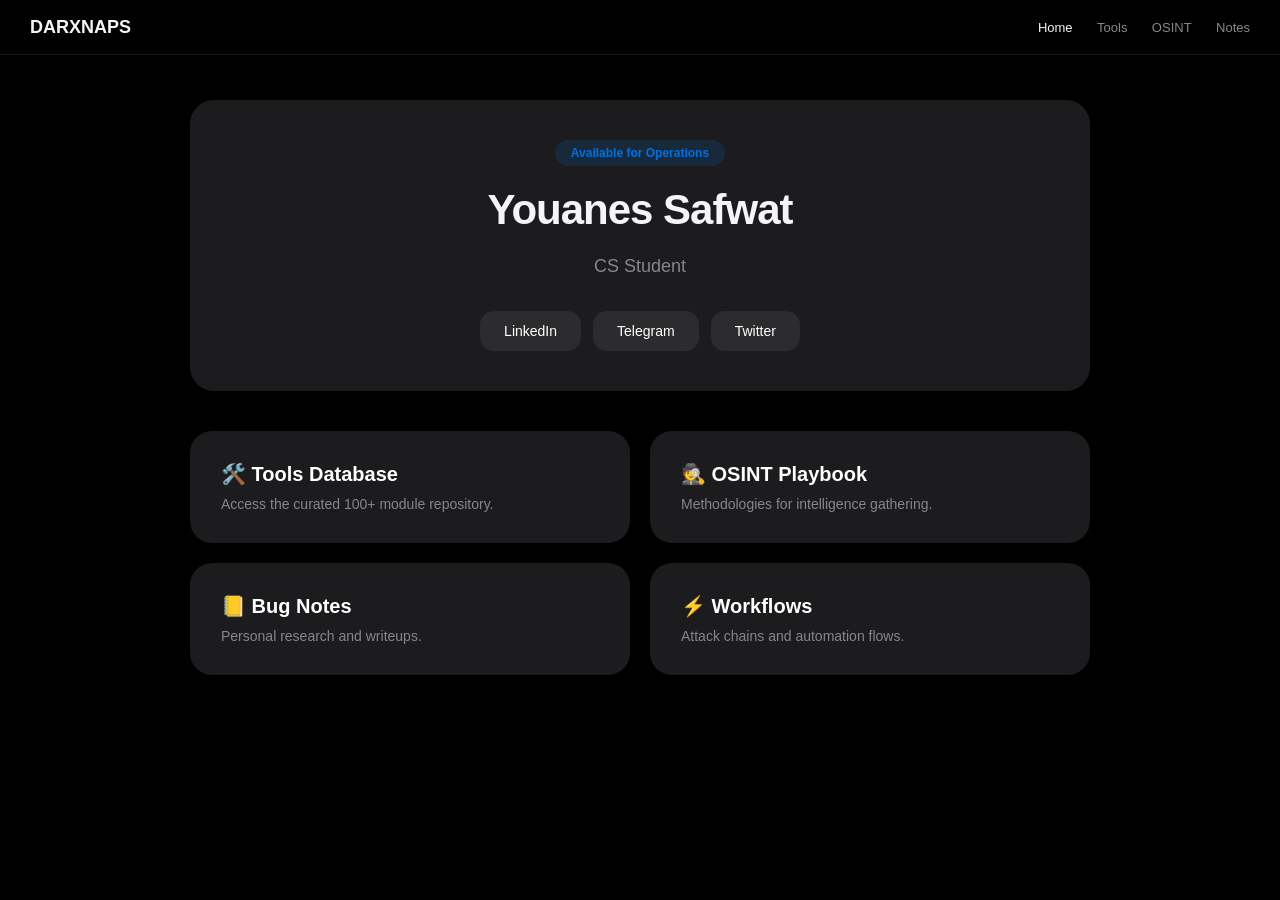
<file: index.html>
<!DOCTYPE html>
<html lang="en">
<head>
    <meta charset="UTF-8">
    <meta name="viewport" content="width=device-width, initial-scale=1.0">
    <title>Youanes Safwat | Dashboard</title>
    <style>
        :root {
            --apple-black: #000000;
            --deep-grey: #121212;
            --card-grey: #1c1c1e;
            --accent-blue: #0071e3;
            --text-silver: #f5f5f7;
            --text-dim: #86868b;
        }

        body {
            background-color: var(--apple-black);
            color: var(--text-silver);
            font-family: -apple-system, BlinkMacSystemFont, "SF Pro Display", "Segoe UI", sans-serif;
            margin: 0; padding-top: 60px;
            overflow-x: hidden;
            display: flex; flex-direction: column; align-items: center;
        }

        /* Apple Blur Navbar */
        .navbar {
            background: rgba(0, 0, 0, 0.7);
            backdrop-filter: saturate(180%) blur(20px);
            border-bottom: 0.5px solid rgba(255, 255, 255, 0.1);
            padding: 0 30px; height: 55px;
            display: flex; justify-content: space-between; align-items: center;
            position: fixed; top: 0; width: 100%; box-sizing: border-box; z-index: 9999;
        }

        .navbar b { font-size: 18px; font-weight: 600; }
        .nav-links a { margin-left: 20px; color: var(--text-dim); text-decoration: none; font-size: 13px; transition: 0.3s; }
        .nav-links a:hover, .nav-links a.active { color: var(--text-silver); }

        .container { width: 100%; max-width: 900px; padding: 40px 20px; }

        /* Profile Header (Chat Style) */
        .profile-card {
            background: var(--card-grey);
            border-radius: 24px; padding: 40px;
            text-align: center; margin-bottom: 40px;
            animation: slideIn 0.8s cubic-bezier(0.2, 0.8, 0.2, 1);
        }

        .status-badge {
            background: rgba(0, 113, 227, 0.15);
            color: var(--accent-blue);
            padding: 6px 16px; border-radius: 20px;
            font-size: 12px; font-weight: 600; display: inline-block; margin-bottom: 20px;
        }

        h1 { font-size: 42px; font-weight: 700; margin: 0 0 10px 0; letter-spacing: -1px; }
        .bio { color: var(--text-dim); font-size: 18px; line-height: 1.6; margin-bottom: 30px; }

        /* Links (Apple Action Buttons) */
        .links-group { display: flex; gap: 12px; justify-content: center; flex-wrap: wrap; }
        .action-btn {
            background: #2c2c2e; color: white;
            padding: 12px 24px; border-radius: 14px;
            text-decoration: none; font-size: 14px; font-weight: 500;
            transition: all 0.3s cubic-bezier(0.25, 0.1, 0.25, 1);
        }
        .action-btn:hover { background: var(--text-silver); color: black; transform: scale(0.96); }

        /* Navigation Grid */
        .grid { display: grid; grid-template-columns: 1fr 1fr; gap: 20px; margin-top: 20px; }
        .nav-card {
            background: var(--card-grey); border-radius: 22px; padding: 30px;
            text-decoration: none; color: white;
            transition: all 0.4s cubic-bezier(0.23, 1, 0.32, 1);
            border: 1px solid transparent;
        }
        .nav-card:hover { transform: translateY(-8px); border-color: rgba(255,255,255,0.1); background: #2c2c2e; }
        .nav-card h3 { margin: 0 0 10px 0; font-size: 20px; }
        .nav-card p { margin: 0; color: var(--text-dim); font-size: 14px; }

        @keyframes slideIn {
            from { opacity: 0; transform: translateY(30px); }
            to { opacity: 1; transform: translateY(0); }
        }

        @media (max-width: 600px) { .grid { grid-template-columns: 1fr; } h1 { font-size: 32px; } }
    </style>
</head>
<body>

<div class="navbar">
    <b>DARXNAPS</b>
    <div class="nav-links">
        <a href="index.html" class="active">Home</a>
        <a href="tools.html">Tools</a>
        <a href="osint.html">OSINT</a>
        <a href="notes.html">Notes</a>
    </div>
</div>

<div class="container">
    <div class="profile-card">
        <div class="status-badge">Available for Operations</div>
        <h1>Youanes Safwat</h1>
        <p class="bio">
            CS Student
        </p>
        
        <div class="links-group">
            <a href="https://linkedin.com/in/youanessafwat" class="action-btn">LinkedIn</a>
            <a href="https://t.me/Youanesssafwat" class="action-btn">Telegram</a>
            <a href="https://twitter.com/YouanessZaki" class="action-btn">Twitter</a>
        </div>
    </div>

    <div class="grid">
        <a href="tools.html" class="nav-card">
            <h3>🛠️ Tools Database</h3>
            <p>Access the curated 100+ module repository.</p>
        </a>
        <a href="osint.html" class="nav-card">
            <h3>🕵️ OSINT Playbook</h3>
            <p>Methodologies for intelligence gathering.</p>
        </a>
        <a href="notes.html" class="nav-card">
            <h3>📒 Bug Notes</h3>
            <p>Personal research and writeups.</p>
        </a>
        <a href="workflows.html" class="nav-card">
            <h3>⚡ Workflows</h3>
            <p>Attack chains and automation flows.</p>
        </a>
    </div>
</div>

</body>
</html>
</file>
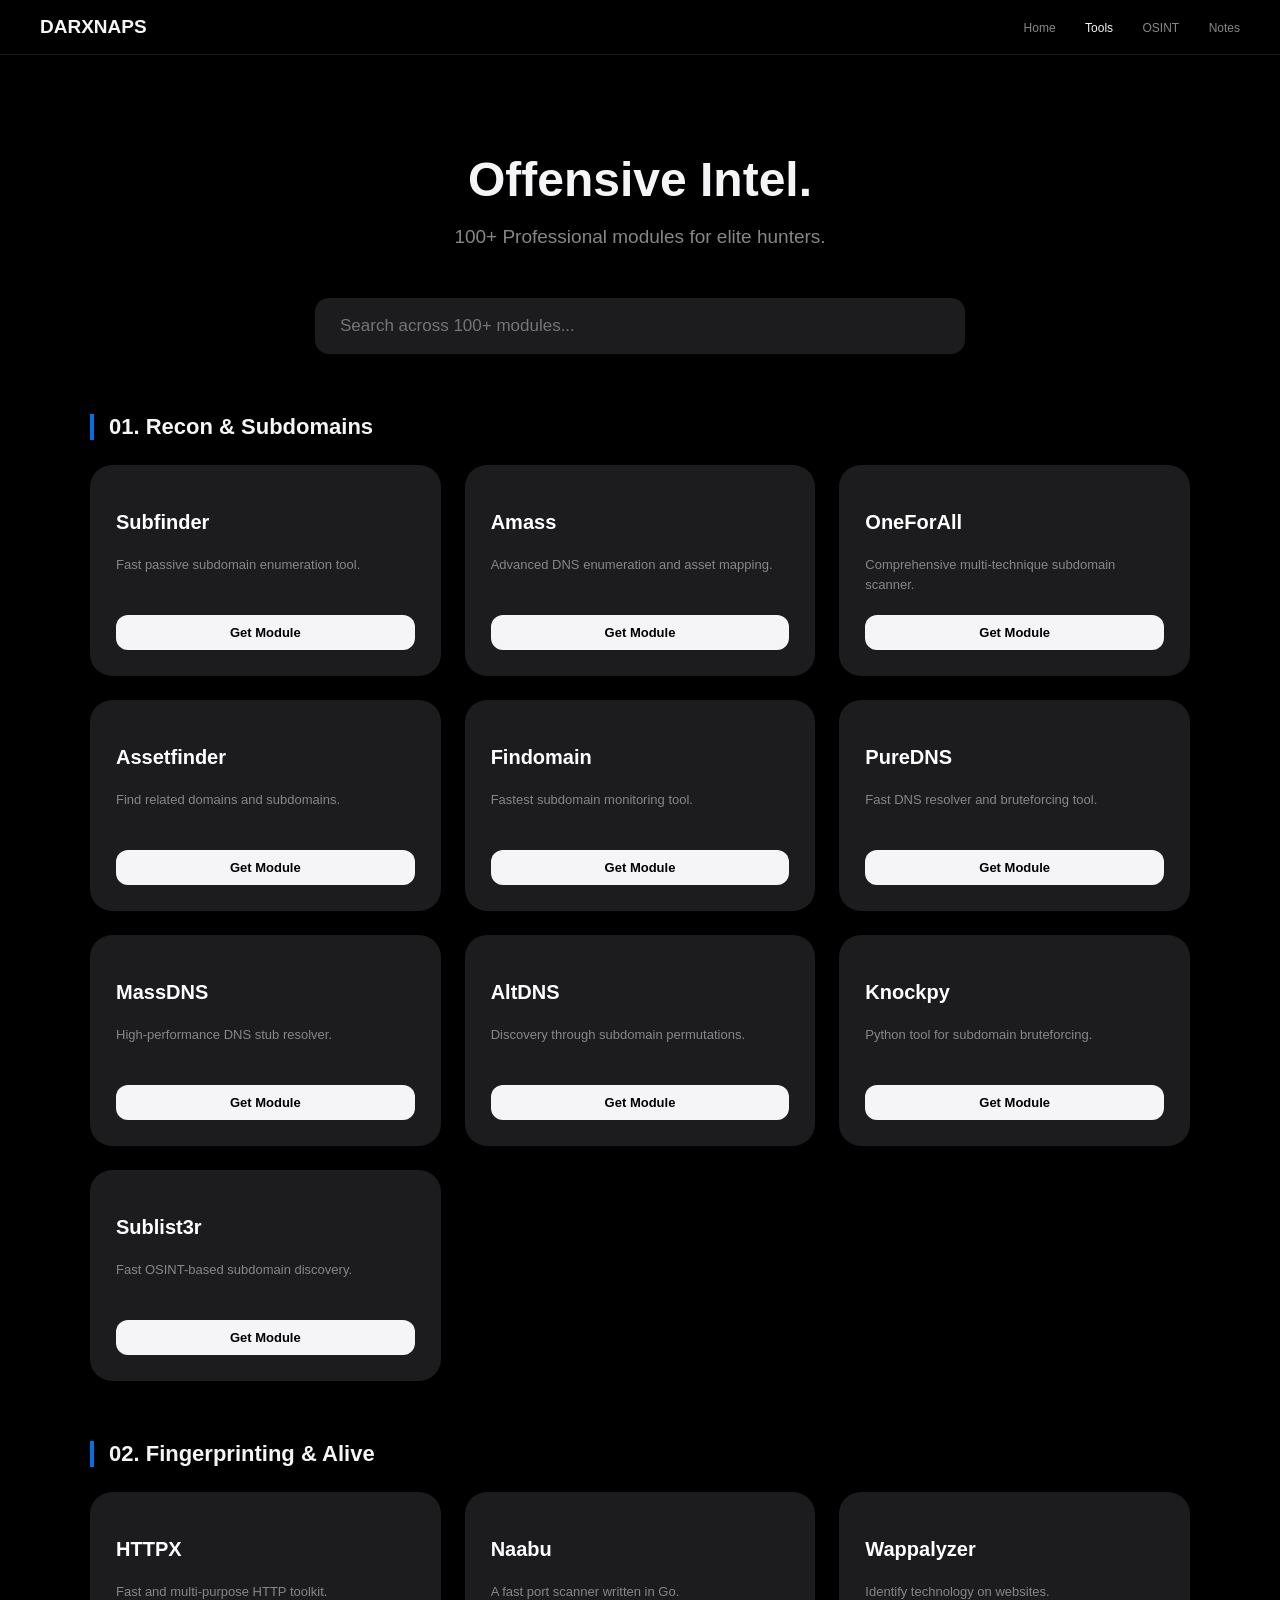
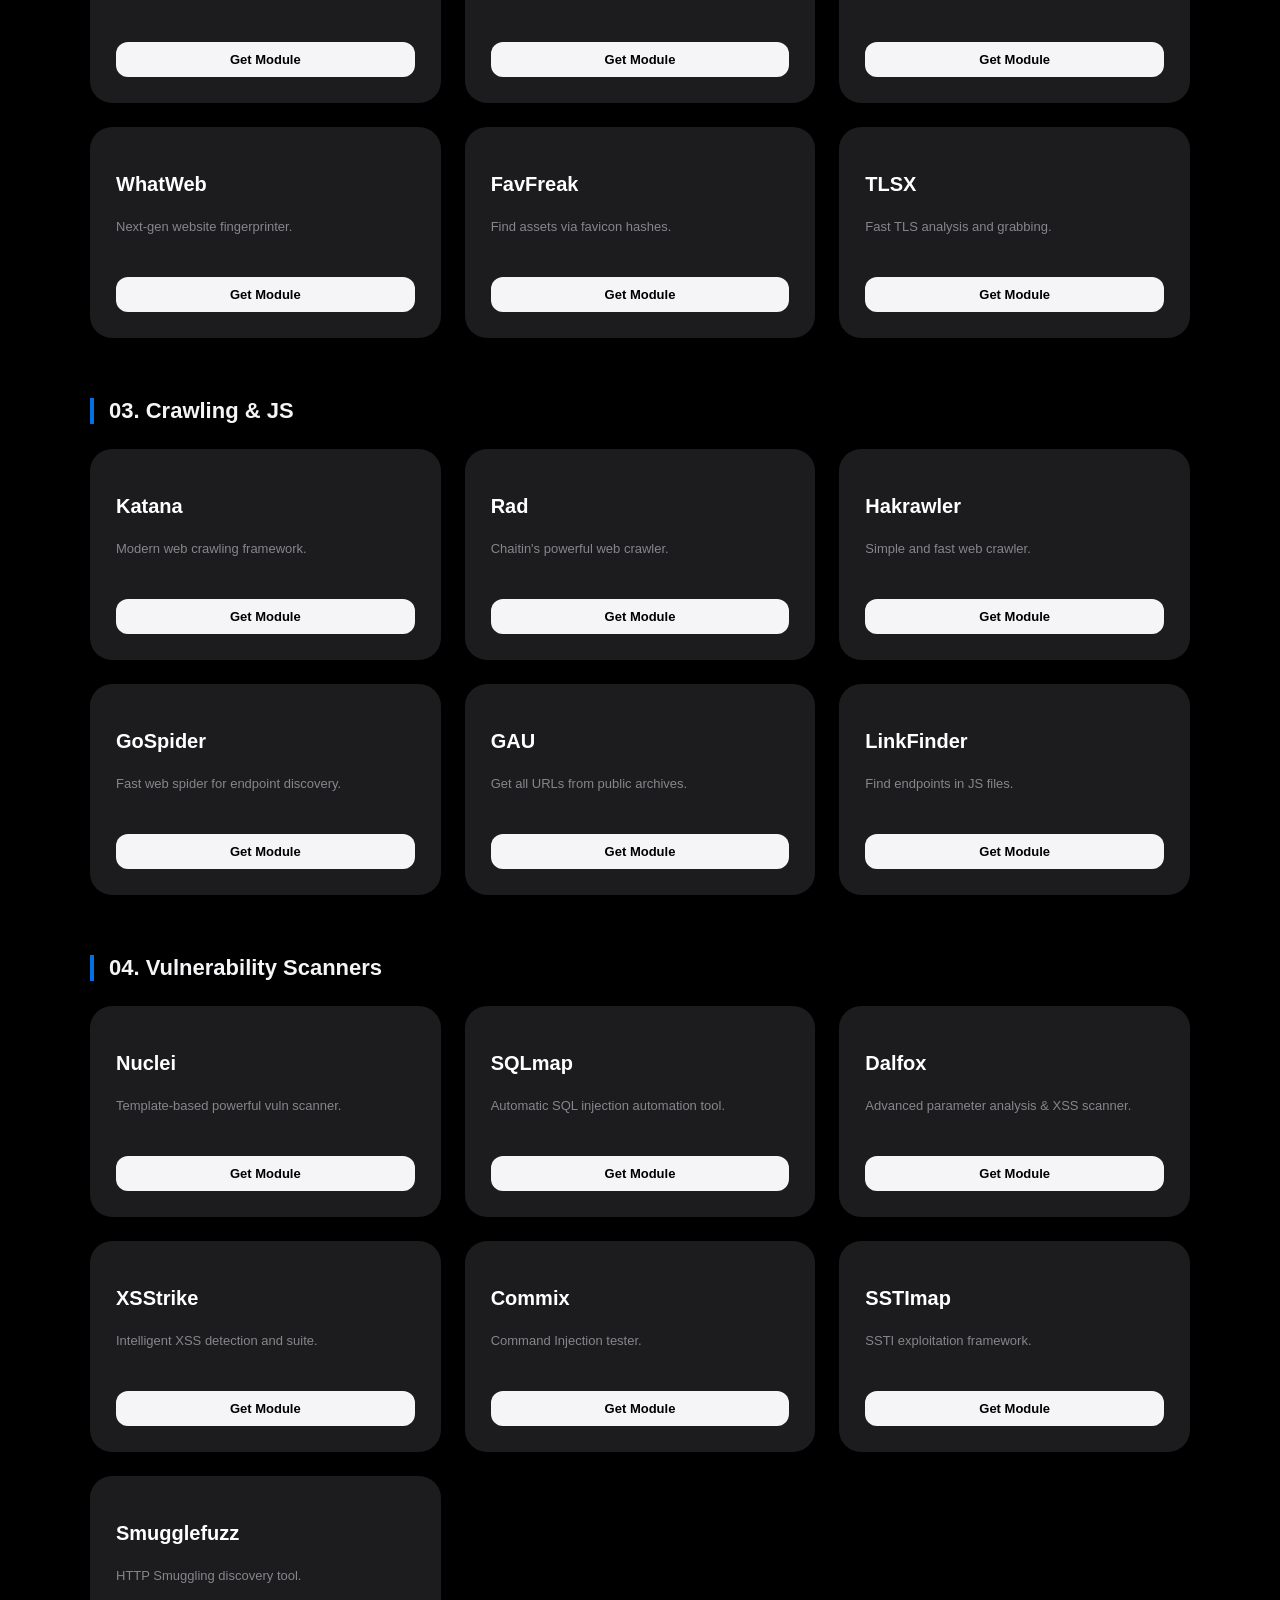
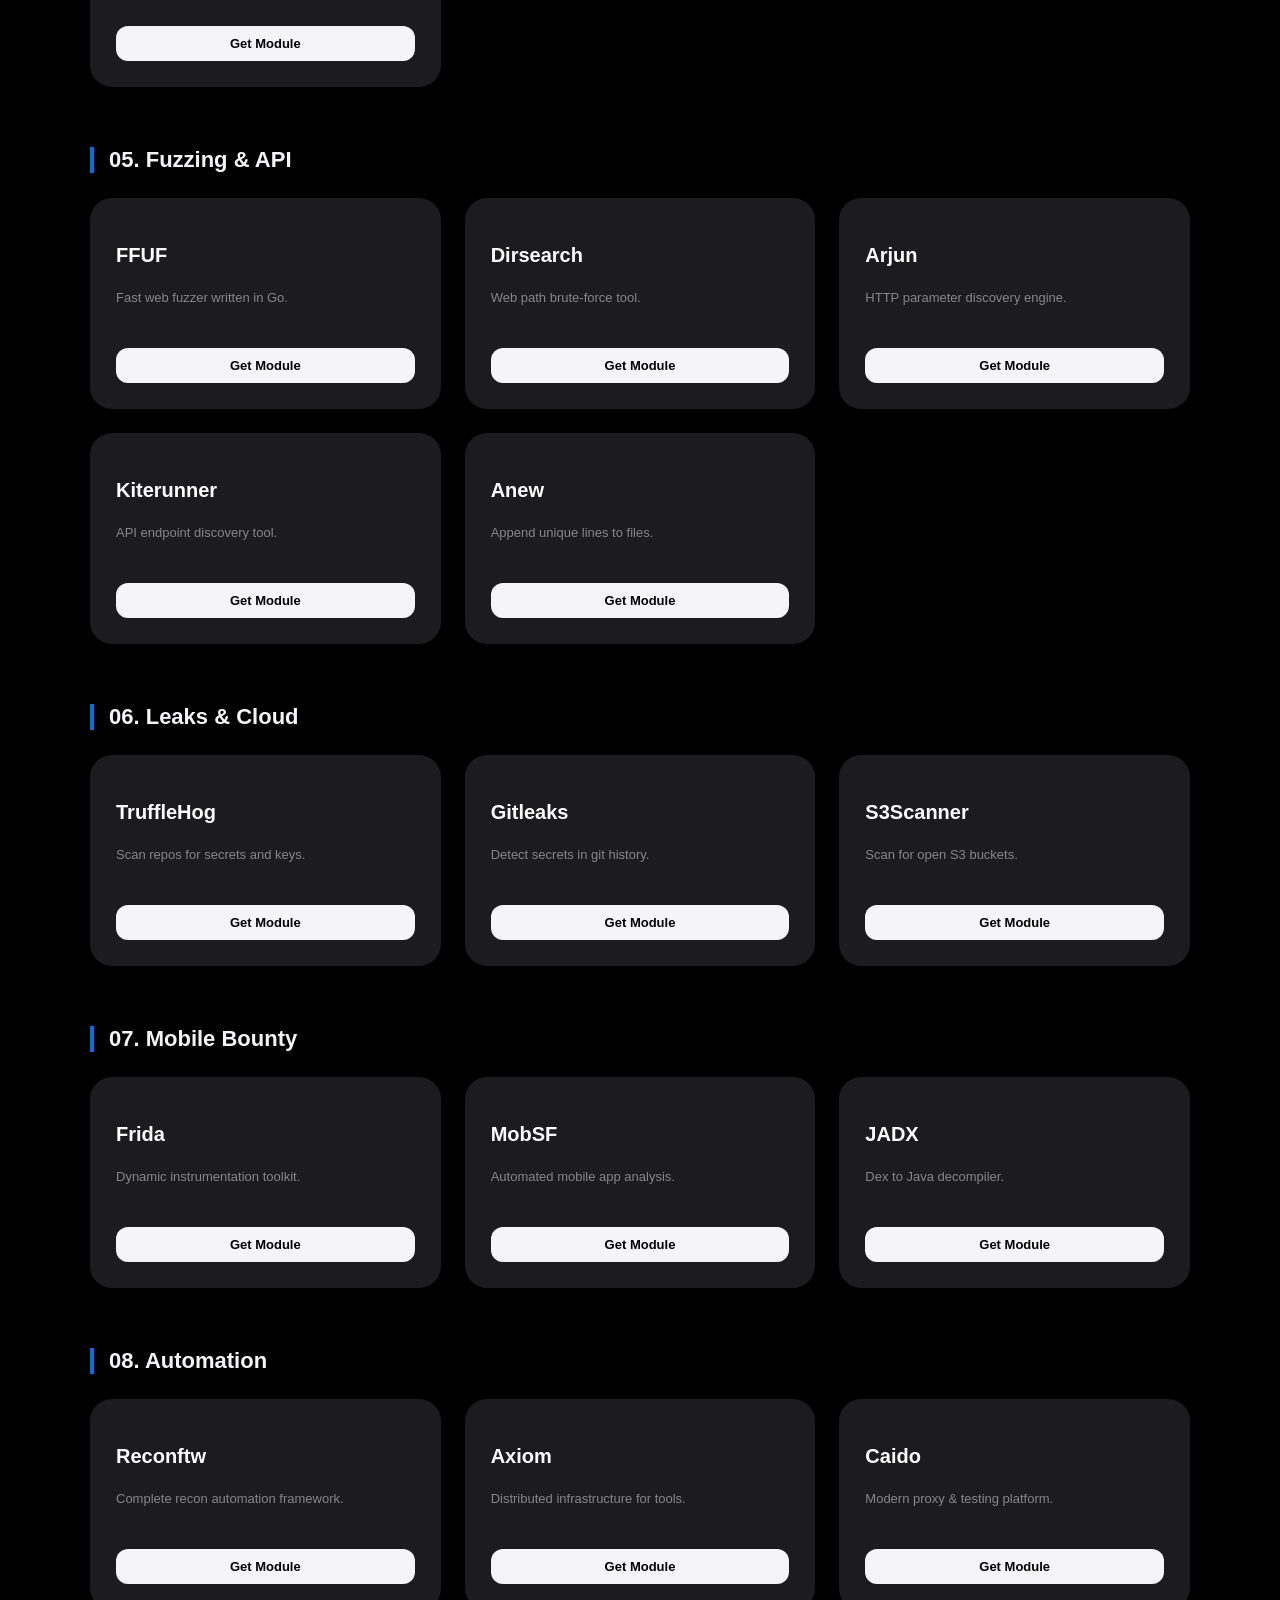
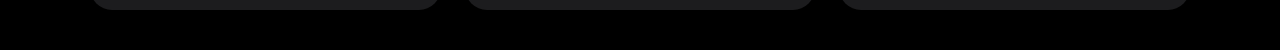
<file: tools.html>
<!DOCTYPE html>
<html lang="en">
<head>
    <meta charset="UTF-8">
    <meta name="viewport" content="width=device-width, initial-scale=1.0">
    <title>Intel Tools | Darxnaps Premium</title>
    <style>
        :root {
            --apple-black: #000000;
            --deep-grey: #121212;
            --card-grey: #1c1c1e;
            --accent-blue: #0071e3;
            --text-silver: #f5f5f7;
            --text-dim: #86868b;
        }

        body {
            background-color: var(--apple-black);
            color: var(--text-silver);
            font-family: -apple-system, BlinkMacSystemFont, "SF Pro Display", sans-serif;
            margin: 0; padding-top: 80px; overflow-x: hidden;
        }

        .navbar {
            background: rgba(0, 0, 0, 0.75);
            backdrop-filter: saturate(180%) blur(20px);
            border-bottom: 0.5px solid rgba(255, 255, 255, 0.1);
            padding: 0 40px; height: 55px;
            display: flex; justify-content: space-between; align-items: center;
            position: fixed; top: 0; width: 100%; box-sizing: border-box; z-index: 9999;
        }

        .navbar b { font-size: 19px; font-weight: 600; }
        .nav-links a { margin-left: 25px; color: var(--text-dim); text-decoration: none; font-size: 12px; transition: 0.3s; }
        .nav-links a:hover, .nav-links a.active { color: var(--text-silver); }

        .container { padding: 40px 20px; max-width: 1100px; margin: auto; }

        .search-container { margin-bottom: 60px; text-align: center; }
        #search {
            width: 100%; max-width: 600px; padding: 18px 25px;
            background: var(--card-grey); border: none; border-radius: 14px;
            color: white; font-size: 17px; outline: none; transition: 0.3s;
        }
        #search:focus { transform: scale(1.02); box-shadow: 0 0 20px rgba(0, 113, 227, 0.3); }

        h1 { font-size: 48px; font-weight: 700; text-align: center; margin-bottom: 10px; }
        .subtitle { color: var(--text-dim); text-align: center; margin-bottom: 50px; font-size: 19px; }

        .grid { display: grid; grid-template-columns: repeat(auto-fill, minmax(280px, 1fr)); gap: 24px; }

        .cyber-card {
            background: var(--card-grey); border-radius: 22px; padding: 25px;
            transition: all 0.5s cubic-bezier(0.23, 1, 0.32, 1);
            display: flex; flex-direction: column; justify-content: space-between;
            border: 1px solid transparent; animation: fadeIn 0.8s ease backwards;
        }

        .cyber-card:hover {
            transform: translateY(-12px) scale(1.02);
            background: #2c2c2e; border-color: rgba(255, 255, 255, 0.1);
            box-shadow: 0 30px 60px rgba(0, 0, 0, 0.5);
        }

        .tool-name { font-size: 20px; font-weight: 600; margin-bottom: 8px; color: #fff; }
        .tool-desc { font-size: 13px; color: var(--text-dim); line-height: 1.5; margin-bottom: 20px; min-height: 40px; }

        .tool-link {
            background-color: var(--text-silver); color: var(--apple-black);
            text-decoration: none; font-size: 13px; font-weight: 600;
            padding: 10px; border-radius: 12px; text-align: center; transition: 0.2s;
        }
        .tool-link:hover { transform: scale(0.95); background: #ffffff; }

        h2 { font-size: 22px; margin-top: 60px; margin-bottom: 25px; border-left: 4px solid var(--accent-blue); padding-left: 15px; }

        @keyframes fadeIn {
            from { opacity: 0; transform: translateY(20px); }
            to { opacity: 1; transform: translateY(0); }
        }
    </style>
</head>
<body>

<div class="navbar">
    <b>DARXNAPS</b>
    <div class="nav-links">
        <a href="index.html">Home</a>
        <a href="tools.html" class="active">Tools</a>
        <a href="osint.html">OSINT</a>
        <a href="notes.html">Notes</a>
    </div>
</div>

<div class="container">
    <h1>Offensive Intel.</h1>
    <p class="subtitle">100+ Professional modules for elite hunters.</p>
    
    <div class="search-container">
        <input id="search" placeholder="Search across 100+ modules...">
    </div>

    <!-- 1. Recon -->
    <h2>01. Recon & Subdomains</h2>
    <div class="grid">
        <div class="cyber-card"><p class="tool-name">Subfinder</p><p class="tool-desc">Fast passive subdomain enumeration tool.</p><a class="tool-link" href="https://github.com/projectdiscovery/subfinder">Get Module</a></div>
        <div class="cyber-card"><p class="tool-name">Amass</p><p class="tool-desc">Advanced DNS enumeration and asset mapping.</p><a class="tool-link" href="https://github.com/owasp-amass/amass">Get Module</a></div>
        <div class="cyber-card"><p class="tool-name">OneForAll</p><p class="tool-desc">Comprehensive multi-technique subdomain scanner.</p><a class="tool-link" href="https://github.com/shmilylty/OneForAll">Get Module</a></div>
        <div class="cyber-card"><p class="tool-name">Assetfinder</p><p class="tool-desc">Find related domains and subdomains.</p><a class="tool-link" href="https://github.com/tomnomnom/assetfinder">Get Module</a></div>
        <div class="cyber-card"><p class="tool-name">Findomain</p><p class="tool-desc">Fastest subdomain monitoring tool.</p><a class="tool-link" href="https://github.com/Findomain/Findomain">Get Module</a></div>
        <div class="cyber-card"><p class="tool-name">PureDNS</p><p class="tool-desc">Fast DNS resolver and bruteforcing tool.</p><a class="tool-link" href="https://github.com/d3mondev/puredns">Get Module</a></div>
        <div class="cyber-card"><p class="tool-name">MassDNS</p><p class="tool-desc">High-performance DNS stub resolver.</p><a class="tool-link" href="https://github.com/blechschmidt/massdns">Get Module</a></div>
        <div class="cyber-card"><p class="tool-name">AltDNS</p><p class="tool-desc">Discovery through subdomain permutations.</p><a class="tool-link" href="https://github.com/infosec-au/altdns">Get Module</a></div>
        <div class="cyber-card"><p class="tool-name">Knockpy</p><p class="tool-desc">Python tool for subdomain bruteforcing.</p><a class="tool-link" href="https://github.com/guelfoweb/knock">Get Module</a></div>
        <div class="cyber-card"><p class="tool-name">Sublist3r</p><p class="tool-desc">Fast OSINT-based subdomain discovery.</p><a class="tool-link" href="https://github.com/aboul3la/Sublist3r">Get Module</a></div>
    </div>

    <!-- 2. Fingerprinting -->
    <h2>02. Fingerprinting & Alive</h2>
    <div class="grid">
        <div class="cyber-card"><p class="tool-name">HTTPX</p><p class="tool-desc">Fast and multi-purpose HTTP toolkit.</p><a class="tool-link" href="https://github.com/projectdiscovery/httpx">Get Module</a></div>
        <div class="cyber-card"><p class="tool-name">Naabu</p><p class="tool-desc">A fast port scanner written in Go.</p><a class="tool-link" href="https://github.com/projectdiscovery/naabu">Get Module</a></div>
        <div class="cyber-card"><p class="tool-name">Wappalyzer</p><p class="tool-desc">Identify technology on websites.</p><a class="tool-link" href="https://github.com/AliasIO/wappalyzer">Get Module</a></div>
        <div class="cyber-card"><p class="tool-name">WhatWeb</p><p class="tool-desc">Next-gen website fingerprinter.</p><a class="tool-link" href="https://github.com/urbanadventurer/WhatWeb">Get Module</a></div>
        <div class="cyber-card"><p class="tool-name">FavFreak</p><p class="tool-desc">Find assets via favicon hashes.</p><a class="tool-link" href="https://github.com/devanshbatham/FavFreak">Get Module</a></div>
        <div class="cyber-card"><p class="tool-name">TLSX</p><p class="tool-desc">Fast TLS analysis and grabbing.</p><a class="tool-link" href="https://github.com/projectdiscovery/tlsx">Get Module</a></div>
    </div>

    <!-- 3. Crawling -->
    <h2>03. Crawling & JS</h2>
    <div class="grid">
        <div class="cyber-card"><p class="tool-name">Katana</p><p class="tool-desc">Modern web crawling framework.</p><a class="tool-link" href="https://github.com/projectdiscovery/katana">Get Module</a></div>
        <div class="cyber-card"><p class="tool-name">Rad</p><p class="tool-desc">Chaitin's powerful web crawler.</p><a class="tool-link" href="https://github.com/chaitin/rad">Get Module</a></div>
        <div class="cyber-card"><p class="tool-name">Hakrawler</p><p class="tool-desc">Simple and fast web crawler.</p><a class="tool-link" href="https://github.com/hakluke/hakrawler">Get Module</a></div>
        <div class="cyber-card"><p class="tool-name">GoSpider</p><p class="tool-desc">Fast web spider for endpoint discovery.</p><a class="tool-link" href="https://github.com/jaeles-project/gospider">Get Module</a></div>
        <div class="cyber-card"><p class="tool-name">GAU</p><p class="tool-desc">Get all URLs from public archives.</p><a class="tool-link" href="https://github.com/lc/gau">Get Module</a></div>
        <div class="cyber-card"><p class="tool-name">LinkFinder</p><p class="tool-desc">Find endpoints in JS files.</p><a class="tool-link" href="https://github.com/GerbenJavado/LinkFinder">Get Module</a></div>
    </div>

    <!-- 4. Scanners -->
    <h2>04. Vulnerability Scanners</h2>
    <div class="grid">
        <div class="cyber-card"><p class="tool-name">Nuclei</p><p class="tool-desc">Template-based powerful vuln scanner.</p><a class="tool-link" href="https://github.com/projectdiscovery/nuclei">Get Module</a></div>
        <div class="cyber-card"><p class="tool-name">SQLmap</p><p class="tool-desc">Automatic SQL injection automation tool.</p><a class="tool-link" href="https://github.com/sqlmapproject/sqlmap">Get Module</a></div>
        <div class="cyber-card"><p class="tool-name">Dalfox</p><p class="tool-desc">Advanced parameter analysis & XSS scanner.</p><a class="tool-link" href="https://github.com/hahwul/dalfox">Get Module</a></div>
        <div class="cyber-card"><p class="tool-name">XSStrike</p><p class="tool-desc">Intelligent XSS detection and suite.</p><a class="tool-link" href="https://github.com/s0md3v/XSStrike">Get Module</a></div>
        <div class="cyber-card"><p class="tool-name">Commix</p><p class="tool-desc">Command Injection tester.</p><a class="tool-link" href="https://github.com/commixproject/commix">Get Module</a></div>
        <div class="cyber-card"><p class="tool-name">SSTImap</p><p class="tool-desc">SSTI exploitation framework.</p><a class="tool-link" href="https://github.com/v0re/sstimap">Get Module</a></div>
        <div class="cyber-card"><p class="tool-name">Smugglefuzz</p><p class="tool-desc">HTTP Smuggling discovery tool.</p><a class="tool-link" href="https://github.com/moeinfatehi/smugglefuzz">Get Module</a></div>
    </div>

    <!-- 5. Fuzzing -->
    <h2>05. Fuzzing & API</h2>
    <div class="grid">
        <div class="cyber-card"><p class="tool-name">FFUF</p><p class="tool-desc">Fast web fuzzer written in Go.</p><a class="tool-link" href="https://github.com/ffuf/ffuf">Get Module</a></div>
        <div class="cyber-card"><p class="tool-name">Dirsearch</p><p class="tool-desc">Web path brute-force tool.</p><a class="tool-link" href="https://github.com/maurosoria/dirsearch">Get Module</a></div>
        <div class="cyber-card"><p class="tool-name">Arjun</p><p class="tool-desc">HTTP parameter discovery engine.</p><a class="tool-link" href="https://github.com/s0md3v/Arjun">Get Module</a></div>
        <div class="cyber-card"><p class="tool-name">Kiterunner</p><p class="tool-desc">API endpoint discovery tool.</p><a class="tool-link" href="https://github.com/assetnote/kiterunner">Get Module</a></div>
        <div class="cyber-card"><p class="tool-name">Anew</p><p class="tool-desc">Append unique lines to files.</p><a class="tool-link" href="https://github.com/tomnomnom/anew">Get Module</a></div>
    </div>

    <!-- 6. Secrets -->
    <h2>06. Leaks & Cloud</h2>
    <div class="grid">
        <div class="cyber-card"><p class="tool-name">TruffleHog</p><p class="tool-desc">Scan repos for secrets and keys.</p><a class="tool-link" href="https://github.com/trufflesecurity/trufflehog">Get Module</a></div>
        <div class="cyber-card"><p class="tool-name">Gitleaks</p><p class="tool-desc">Detect secrets in git history.</p><a class="tool-link" href="https://github.com/zricethezav/gitleaks">Get Module</a></div>
        <div class="cyber-card"><p class="tool-name">S3Scanner</p><p class="tool-desc">Scan for open S3 buckets.</p><a class="tool-link" href="https://github.com/sa7mon/S3Scanner">Get Module</a></div>
    </div>

    <!-- 7. Mobile -->
    <h2>07. Mobile Bounty</h2>
    <div class="grid">
        <div class="cyber-card"><p class="tool-name">Frida</p><p class="tool-desc">Dynamic instrumentation toolkit.</p><a class="tool-link" href="https://github.com/frida/frida">Get Module</a></div>
        <div class="cyber-card"><p class="tool-name">MobSF</p><p class="tool-desc">Automated mobile app analysis.</p><a class="tool-link" href="https://github.com/MobSF/Mobile-Security-Framework-MobSF">Get Module</a></div>
        <div class="cyber-card"><p class="tool-name">JADX</p><p class="tool-desc">Dex to Java decompiler.</p><a class="tool-link" href="https://github.com/skylot/jadx">Get Module</a></div>
    </div>

    <!-- 8. Automation -->
    <h2>08. Automation</h2>
    <div class="grid">
        <div class="cyber-card"><p class="tool-name">Reconftw</p><p class="tool-desc">Complete recon automation framework.</p><a class="tool-link" href="https://github.com/six2dez/reconftw">Get Module</a></div>
        <div class="cyber-card"><p class="tool-name">Axiom</p><p class="tool-desc">Distributed infrastructure for tools.</p><a class="tool-link" href="https://github.com/pry0cc/axiom">Get Module</a></div>
        <div class="cyber-card"><p class="tool-name">Caido</p><p class="tool-desc">Modern proxy & testing platform.</p><a class="tool-link" href="https://github.com/caido/caido">Get Module</a></div>
    </div>
</div>

<script>
    document.getElementById("search").addEventListener("keyup", () => {
        let val = document.getElementById("search").value.toLowerCase();
        document.querySelectorAll(".cyber-card").forEach(card => {
            card.style.display = card.innerText.toLowerCase().includes(val) ? "flex" : "none";
        });
    });
</script>

</body>
</html>
</file>
